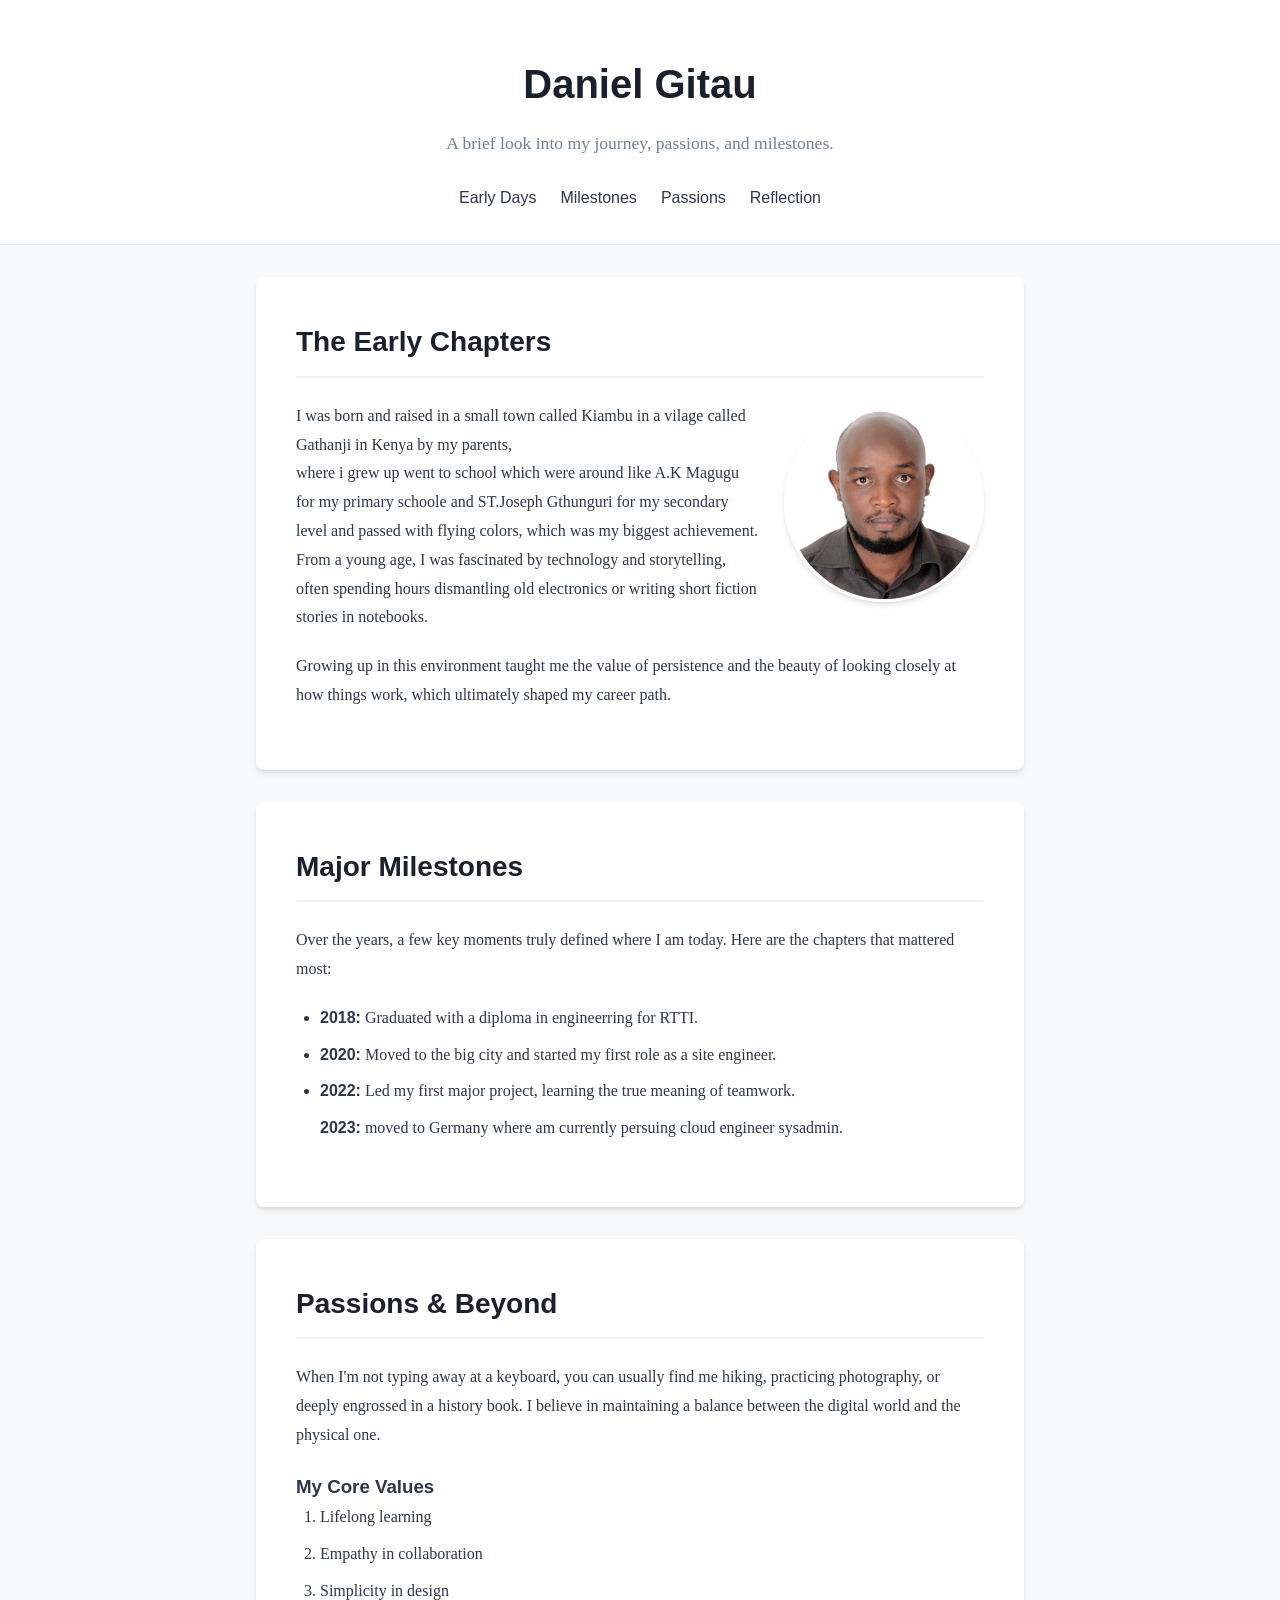
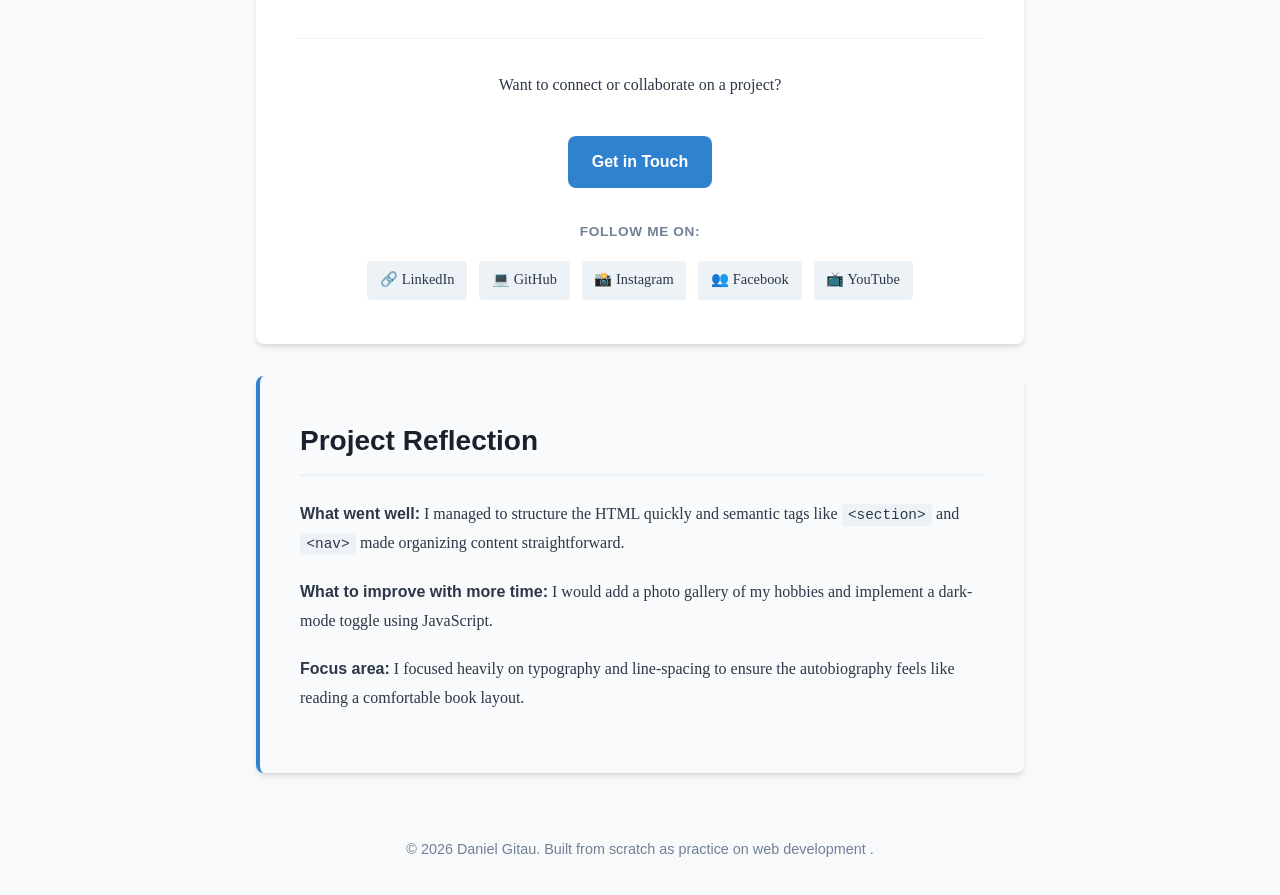
<file: my-website1/index.html>
<!doctype html>
<html lang="en">
  <head>
    <meta charset="UTF-8" />
    <meta name="viewport" content="width=device-width, initial-scale=1.0" />
    <title>The Story of Daniel Gitau | Autobiography</title>
    <link rel="stylesheet" href="style.css" />
  </head>
  <body>
    <header>
      <h1>Daniel Gitau</h1>
      <p class="subtitle">
        A brief look into my journey, passions, and milestones.
      </p>
      <nav>
        <a href="#early-days">Early Days</a>
        <a href="#milestones">Milestones</a>
        <a href="#passions">Passions</a>
        <a href="#reflection">Reflection</a>
      </nav>
    </header>

    <div class="container">
      <section id="early-days" class="card">
        <h2>The Early Chapters</h2>
        <img
          src="profile.jpg.JPG"
          alt="A professional photograph 
         of Daniel Gitau"
          class="profile-pic"
        />
        <p>
          I was born and raised in a small town called Kiambu in a vilage called
          Gathanji in Kenya by my parents, <br />
          where i grew up went to school which were around like A.K Magugu for
          my primary schoole and ST.Joseph Gthunguri for my secondary level and
          passed with flying colors, which was my biggest achievement. From a
          young age, I was fascinated by technology and storytelling, often
          spending hours dismantling old electronics or writing short fiction
          stories in notebooks.
        </p>
        <p>
          Growing up in this environment taught me the value of persistence and
          the beauty of looking closely at how things work, which ultimately
          shaped my career path.
        </p>
      </section>

      <section id="milestones" class="card">
        <h2>Major Milestones</h2>
        <p>
          Over the years, a few key moments truly defined where I am today. Here
          are the chapters that mattered most:
        </p>
        <ul>
          <li>
            <strong>2018:</strong> Graduated with a diploma in engineerring for
            RTTI.
          </li>
          <li>
            <strong>2020:</strong> Moved to the big city and started my first
            role as a site engineer.
          </li>
          <li>
            <strong>2022:</strong> Led my first major project, learning the true
            meaning of teamwork.
          </li>
             <strong>2023:</strong> moved to Germany where am currently persuing cloud engineer sysadmin.
          </li>
        </ul>
      </section>

      <section id="passions" class="card">
        <h2>Passions & Beyond</h2>
        <p>
          When I'm not typing away at a keyboard, you can usually find me
          hiking, practicing photography, or deeply engrossed in a history book.
          I believe in maintaining a balance between the digital world and the
          physical one.
        </p>

        <h3>My Core Values</h3>
        <ol>
          <li>Lifelong learning</li>
          <li>Empathy in collaboration</li>
          <li>Simplicity in design</li>
        </ol>

        <div class="cta-area">
          <p>Want to connect or collaborate on a project?</p>
          <a href="mailto:gitaudanielmwaura@gmail.com" class="btn"
            >Get in Touch</a
          >
          <div class="social-links">
            <p><strong>follow me on:</strong></p>
            <a
              href="https://linkedin.com/in/Daniel Mwaura Gitau"
              target="_blank"
              class="social-item linkedin-brand"
              >🔗 LinkedIn</a
            >
            <a
              href="https://github.com/Daniel-Gitau"
              target="_blank"
              class="social-item github-brand"
              >💻 GitHub</a
            >
            <a
              href="https://instagram.com/Daniel Gitau"
              target="_blank"
              class="social-item instagram-brand"
              >📸 Instagram</a
            >
            <a
              href="http://facebook.com/Daniel Gitau"
              target="_blank"
              class="social-item facebook-brand"
              >👥 Facebook</a
            >
            <a
              href="https://youtube.com/@danielgitau6958"
              target="_blank"
              class="social-item youtube-brand"
              >📺 YouTube</a
            >
          </div>
        </div>
      </section>

      <section id="reflection" class="card reflection-card">
        <h2>Project Reflection</h2>
        <p>
          <strong>What went well:</strong> I managed to structure the HTML
          quickly and semantic tags like <code>&lt;section&gt;</code> and
          <code>&lt;nav&gt;</code> made organizing content straightforward.
        </p>
        <p>
          <strong>What to improve with more time:</strong> I would add a photo
          gallery of my hobbies and implement a dark-mode toggle using
          JavaScript.
        </p>
        <p>
          <strong>Focus area:</strong> I focused heavily on typography and
          line-spacing to ensure the autobiography feels like reading a
          comfortable book layout.
        </p>
      </section>
    </div>

    <footer>
      <p>
        &copy; 2026 Daniel Gitau. Built from scratch as practice on web
        development .
      </p>
    </footer>
  </body>
</html>
</file>
<file: my-website1/style.css>
/* ==========================================
   1. Global Resets & Variables
   ========================================== */
:root {
  --bg-color: #f7f9fa;
  --card-bg: #ffffff;
  --text-main: #2d3748;
  --text-muted: #718096;
  --accent-color: #3182ce;
  --accent-hover: #2b6cb0;
  --border-radius: 8px;
  --shadow:
    0 4px 6px -1px rgba(0, 0, 0, 0.1), 0 2px 4px -1px rgba(0, 0, 0, 0.06);
}

* {
  margin: 0;
  padding: 0;
  box-sizing: border-box;
}

body {
  font-family:
    "Georgia", "Times New Roman", serif; /* Book-like typography for narrative */
  background-color: var(--bg-color);
  color: var(--text-main);
  line-height: 1.8; /* Comfortable book layout line-spacing */
  padding: 0;
}

/* Sans-serif for headings, nav, and UI elements to balance the look */
h1,
h2,
h3,
nav,
.btn,
footer,
strong {
  font-family:
    -apple-system, BlinkMacSystemFont, "Segoe UI", Roboto, sans-serif;
}

/* ==========================================
   2. Header & Navigation
   ========================================== */
header {
  background-color: var(--card-bg);
  text-align: center;
  padding: 3rem 1rem 2rem;
  border-bottom: 1px solid #e2e8f0;
}

header h1 {
  font-size: 2.5rem;
  color: #1a202c;
  margin-bottom: 0.5rem;
}

.subtitle {
  color: var(--text-muted);
  font-size: 1.1rem;
  margin-bottom: 1.5rem;
}

nav {
  display: flex;
  justify-content: center;
  gap: 1.5rem;
}

nav a {
  text-decoration: none;
  color: var(--text-main);
  font-weight: 500;
  transition: color 0.2s ease;
}

nav a:hover {
  color: var(--accent-color);
}

/* ==========================================
   3. Layout & Cards
   ========================================== */
.container {
  max-width: 800px;
  margin: 2rem auto;
  padding: 0 1rem;
}

.card {
  background-color: var(--card-bg);
  padding: 2.5rem;
  margin-bottom: 2rem;
  border-radius: var(--border-radius);
  box-shadow: var(--shadow);
}

.card h2 {
  font-size: 1.75rem;
  margin-bottom: 1.5rem;
  color: #1a202c;
  border-bottom: 2px solid #edf2f7;
  padding-bottom: 0.5rem;
}

.card p {
  margin-bottom: 1.25rem;
}

/* Profile Picture Layout */
.profile-pic {
  display: block;
  max-width: 200px;
  height: auto;
  border-radius: 50%;
  margin: 0 auto 1.5rem;
  box-shadow: var(--shadow);
  border: 3px solid white;
}

@media (min-width: 600px) {
  /* Floats the picture to the right on larger screens for a nice editorial layout */
  .profile-pic {
    float: right;
    margin: 0 0 1rem 1.5rem;
  }
}

/* Clearfix for floated profile picture */
#early-days::after {
  content: "";
  display: table;
  clear: both;
}

/* Lists */
ul,
ol {
  margin-left: 1.5rem;
  margin-bottom: 1.5rem;
}

li {
  margin-bottom: 0.5rem;
}

/* Reflection Card Styling */
.reflection-card {
  background-color: #f8fafc;
  border-left: 4px solid var(--accent-color);
}

code {
  background-color: #edf2f7;
  padding: 0.2rem 0.4rem;
  border-radius: 4px;
  font-family: monospace;
  font-size: 0.9rem;
}

/* ==========================================
   4. Call to Action & Social Links
   ========================================== */
.cta-area {
  margin-top: 2rem;
  padding-top: 2rem;
  border-top: 1px solid #edf2f7;
  text-align: center;
}

.btn {
  display: inline-block;
  background-color: var(--accent-color);
  color: white;
  padding: 0.75rem 1.5rem;
  text-decoration: none;
  border-radius: var(--border-radius);
  font-weight: bold;
  margin: 1rem 0 2rem;
  transition: background-color 0.2s ease;
}

.btn:hover {
  background-color: var(--accent-hover);
}

.social-links p {
  margin-bottom: 0.75rem;
  text-transform: uppercase;
  font-size: 0.85rem;
  letter-spacing: 0.05em;
  color: var(--text-muted);
}

.social-item {
  display: inline-block;
  text-decoration: none;
  color: var(--text-main);
  padding: 0.4rem 0.8rem;
  margin: 0.25rem;
  border-radius: 4px;
  background-color: #edf2f7;
  font-size: 0.9rem;
  transition: all 0.2s ease;
}

/* Clean hover states for branding colors */
.linkedin-brand:hover {
  background-color: #0077b5;
  color: white;
}
.github-brand:hover {
  background-color: #24292e;
  color: white;
}
.instagram-brand:hover {
  background-color: #e1306c;
  color: white;
}
.facebook-brand:hover {
  background-color: #1877f2;
  color: white;
}
.youtube-brand:hover {
  background-color: #ff0000;
  color: white;
}

/* ==========================================
   5. Footer
   ========================================== */
footer {
  text-align: center;
  padding: 2rem 1rem;
  color: var(--text-muted);
  font-size: 0.9rem;
}
</file>
